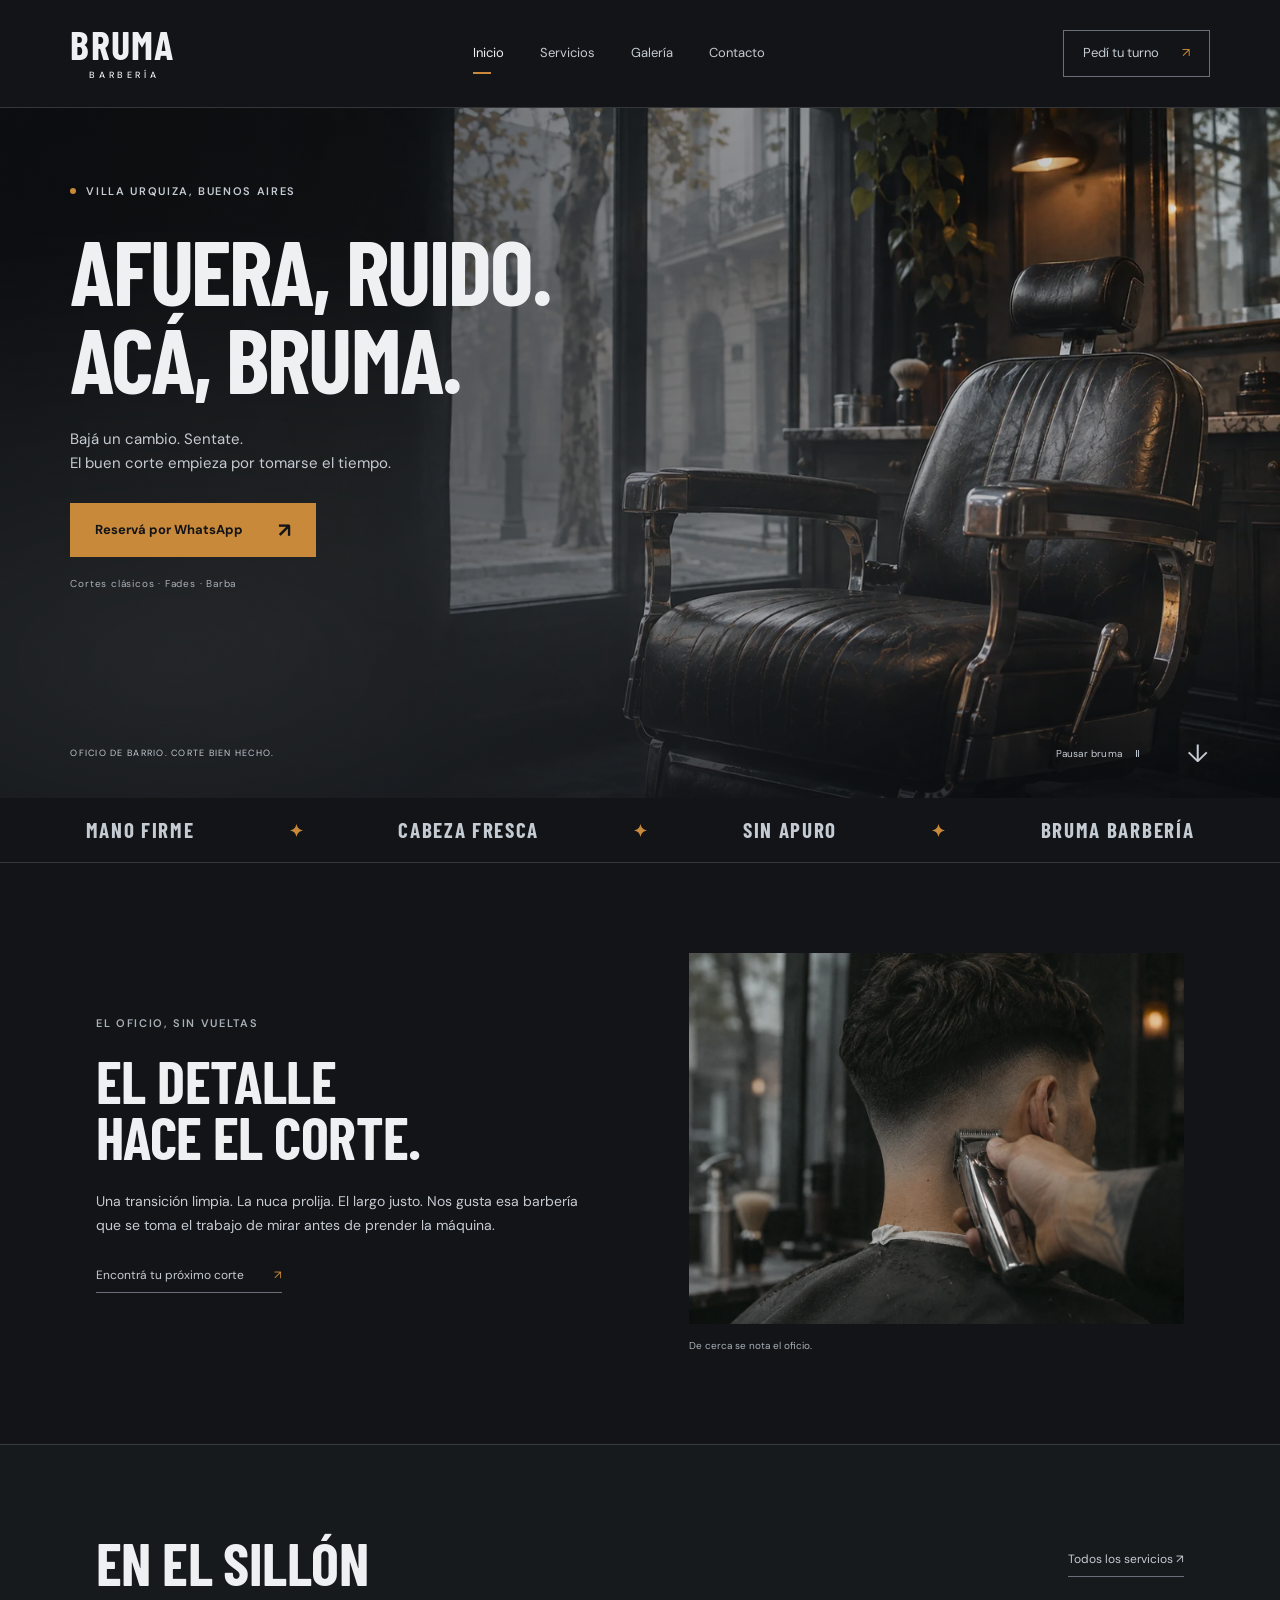
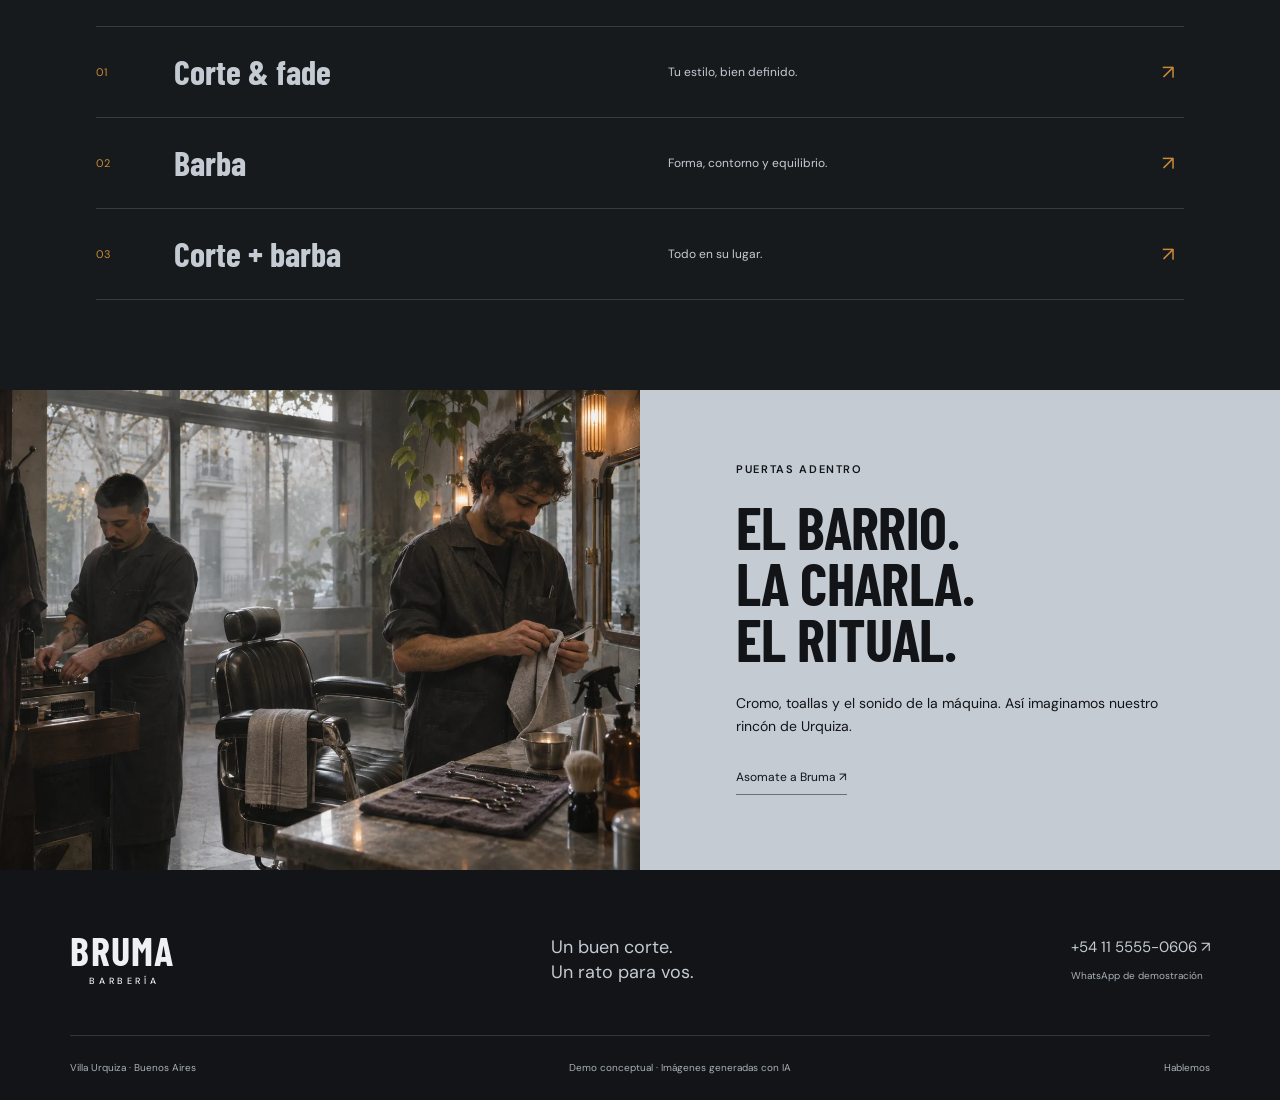
<file: index.html>
<!doctype html><html lang="es-AR"><head><meta charset="utf-8"><meta name="viewport" content="width=device-width, initial-scale=1"><meta name="robots" content="noindex, nofollow"><title>Oficio de barrio — Barbería Bruma</title><meta name="description" content="Barbería Bruma. Cortes clásicos, fades y barba en Villa Urquiza. Demo conceptual."><meta property="og:title" content="Oficio de barrio — Barbería Bruma"><meta property="og:description" content="Oficio de barrio. Corte bien hecho. Demo conceptual en Villa Urquiza."><meta property="og:type" content="website"><link rel="icon" href="assets/favicon.svg" type="image/svg+xml"><link rel="stylesheet" href="fonts.css"><link rel="stylesheet" href="styles.css"><script src="main.js" defer></script></head><body><a class="skip" href="#contenido">Saltar al contenido</a><header class="header"><a class="brand" href="index.html" aria-label="Bruma, inicio">BRUMA<span>BARBERÍA</span></a><button class="menu-toggle" aria-expanded="false" aria-controls="navigation">Menú <span aria-hidden="true">☰</span></button><nav id="navigation" aria-label="Principal"><a href="index.html" aria-current=page>Inicio</a><a href="servicios.html" >Servicios</a><a href="galeria.html" >Galería</a><a href="contacto.html" >Contacto</a></nav><a class="header-book" href="https://wa.me/541155550606?text=Hola%20Bruma%2C%20quiero%20consultar%20por%20un%20turno%20demo." target="_blank" rel="noopener">Pedí tu turno <span aria-hidden="true">↗</span></a></header><main id="contenido"><section class="hero"><picture><source srcset="assets/images/hero-sillon.webp" type="image/webp"><img class="hero-photo" src="assets/images/hero-sillon.png" alt="Sillón negro de barbería con detalles de cromo, iluminado por la mañana" width="1600" height="900" fetchpriority=high></picture><div class="hero-shade"></div><div class="fog" aria-hidden="true"></div><div class="hero-content"><p class="location"><span></span> VILLA URQUIZA, BUENOS AIRES</p><h1>AFUERA, RUIDO.<br>ACÁ, BRUMA.</h1><p class="hero-copy">Bajá un cambio. Sentate.<br>El buen corte empieza por tomarse el tiempo.</p><a class="button" href="https://wa.me/541155550606?text=Hola%20Bruma%2C%20quiero%20consultar%20por%20un%20turno%20demo." target="_blank" rel="noopener">Reservá por WhatsApp <span aria-hidden="true">↗</span></a><p class="micro">Cortes clásicos · Fades · Barba</p></div><div class="hero-bottom"><span>OFICIO DE BARRIO. CORTE BIEN HECHO.</span><button class="motion-toggle" aria-pressed="false">Pausar bruma <span aria-hidden="true">Ⅱ</span></button><a href="#oficio" aria-label="Conocé el oficio de Bruma">↓</a></div></section><div class="ticker" aria-hidden="true"><span>MANO FIRME</span><i>✦</i><span>CABEZA FRESCA</span><i>✦</i><span>SIN APURO</span><i>✦</i><span>BRUMA BARBERÍA</span></div><section class="intro section" id="oficio"><div><p class="eyebrow">El oficio, sin vueltas</p><h2>EL DETALLE<br>HACE EL CORTE.</h2><p>Una transición limpia. La nuca prolija. El largo justo. Nos gusta esa barbería que se toma el trabajo de mirar antes de prender la máquina.</p><a class="text-link" href="servicios.html">Encontrá tu próximo corte <span>↗</span></a></div><figure><picture><source srcset="assets/images/fade-detalle.webp" type="image/webp"><img class="" src="assets/images/fade-detalle.png" alt="Detalle de un fade y una máquina de cromo" width="1200" height="900" loading=lazy></picture><figcaption>De cerca se nota el oficio.</figcaption></figure></section><section class="services-preview section"><div class="section-heading"><h2>EN EL SILLÓN</h2><a class="text-link" href="servicios.html">Todos los servicios ↗</a></div><a class="service-line" href="servicios.html#corte"><span>01</span><h3>Corte & fade</h3><p>Tu estilo, bien definido.</p><b aria-hidden="true">↗</b></a><a class="service-line" href="servicios.html#barba"><span>02</span><h3>Barba</h3><p>Forma, contorno y equilibrio.</p><b aria-hidden="true">↗</b></a><a class="service-line" href="servicios.html#completo"><span>03</span><h3>Corte + barba</h3><p>Todo en su lugar.</p><b aria-hidden="true">↗</b></a></section><section class="split-banner"><picture><source srcset="assets/images/equipo.webp" type="image/webp"><img class="" src="assets/images/equipo.png" alt="Dos barberos preparando sus herramientas en el local" width="1200" height="900" loading=lazy></picture><div><p class="eyebrow">Puertas adentro</p><h2>EL BARRIO.<br>LA CHARLA.<br>EL RITUAL.</h2><p>Cromo, toallas y el sonido de la máquina. Así imaginamos nuestro rincón de Urquiza.</p><a class="text-link" href="galeria.html">Asomate a Bruma ↗</a></div></section></main><footer><div class="footer-top"><a class="brand" href="index.html">BRUMA<span>BARBERÍA</span></a><p>Un buen corte.<br>Un rato para vos.</p><a href="https://wa.me/541155550606?text=Hola%20Bruma%2C%20quiero%20consultar%20por%20un%20turno%20demo." target="_blank" rel="noopener">+54 11 5555-0606 ↗<small>WhatsApp de demostración</small></a></div><div class="footer-bottom"><span>Villa Urquiza · Buenos Aires</span><span>Demo conceptual · Imágenes generadas con IA</span><a href="contacto.html">Hablemos</a></div></footer></body></html>
</file>
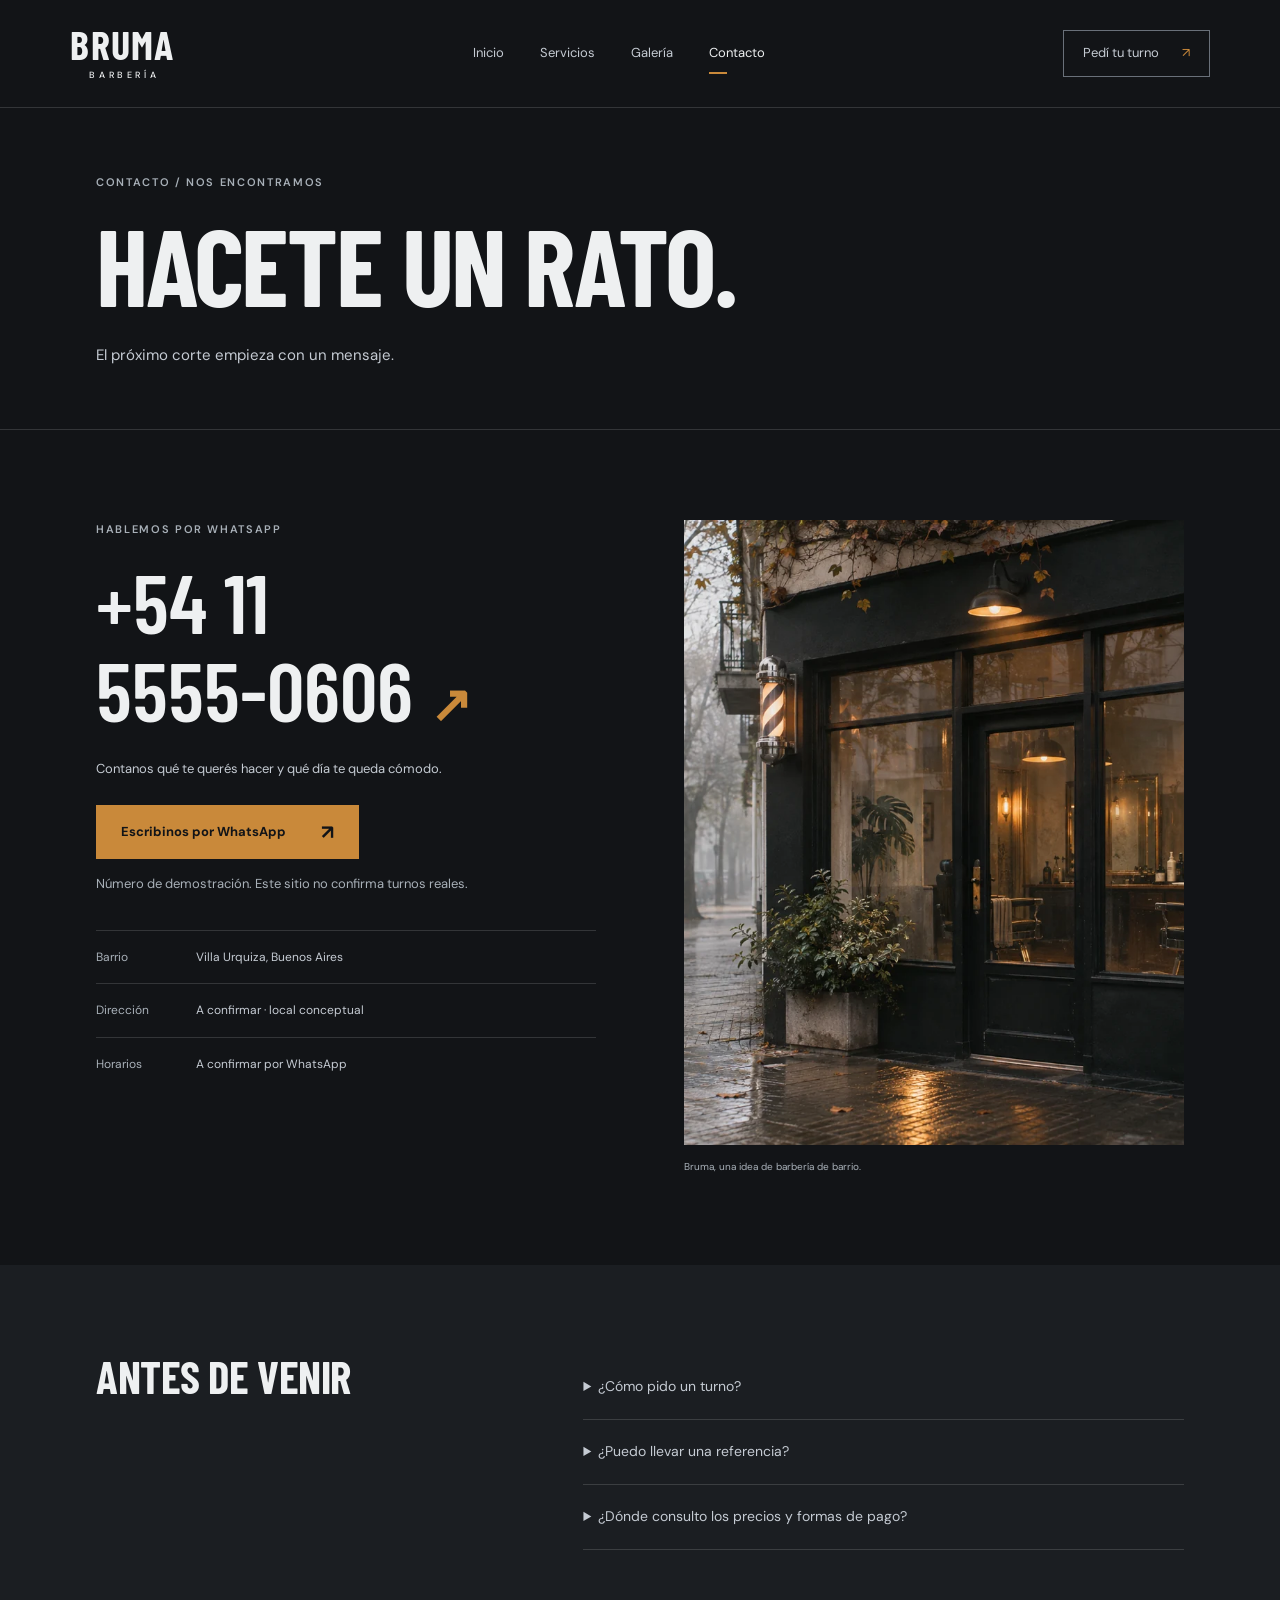
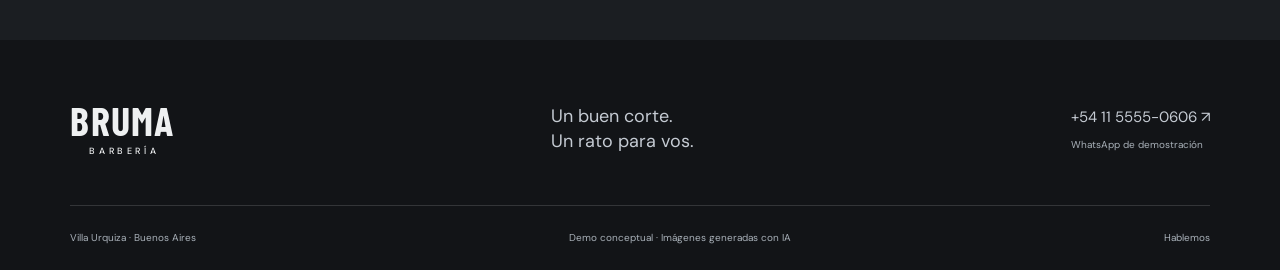
<file: contacto.html>
<!doctype html><html lang="es-AR"><head><meta charset="utf-8"><meta name="viewport" content="width=device-width, initial-scale=1"><meta name="robots" content="noindex, nofollow"><title>Contacto — Barbería Bruma</title><meta name="description" content="Barbería Bruma. Cortes clásicos, fades y barba en Villa Urquiza. Demo conceptual."><meta property="og:title" content="Contacto — Barbería Bruma"><meta property="og:description" content="Oficio de barrio. Corte bien hecho. Demo conceptual en Villa Urquiza."><meta property="og:type" content="website"><link rel="icon" href="assets/favicon.svg" type="image/svg+xml"><link rel="stylesheet" href="fonts.css"><link rel="stylesheet" href="styles.css"><script src="main.js" defer></script></head><body><a class="skip" href="#contenido">Saltar al contenido</a><header class="header"><a class="brand" href="index.html" aria-label="Bruma, inicio">BRUMA<span>BARBERÍA</span></a><button class="menu-toggle" aria-expanded="false" aria-controls="navigation">Menú <span aria-hidden="true">☰</span></button><nav id="navigation" aria-label="Principal"><a href="index.html" >Inicio</a><a href="servicios.html" >Servicios</a><a href="galeria.html" >Galería</a><a href="contacto.html" aria-current=page>Contacto</a></nav><a class="header-book" href="https://wa.me/541155550606?text=Hola%20Bruma%2C%20quiero%20consultar%20por%20un%20turno%20demo." target="_blank" rel="noopener">Pedí tu turno <span aria-hidden="true">↗</span></a></header><main id="contenido"><section class="page-head section"><p class="eyebrow">Contacto / Nos encontramos</p><h1>HACETE UN RATO.</h1><p>El próximo corte empieza con un mensaje.</p></section><section class="contact section"><div class="contact-info"><p class="eyebrow">Hablemos por WhatsApp</p><a class="phone" href="https://wa.me/541155550606?text=Hola%20Bruma%2C%20quiero%20consultar%20por%20un%20turno%20demo." target="_blank" rel="noopener">+54 11<br>5555-0606 <span>↗</span></a><p>Contanos qué te querés hacer y qué día te queda cómodo.</p><a class="button" href="https://wa.me/541155550606?text=Hola%20Bruma%2C%20quiero%20consultar%20por%20un%20turno%20demo." target="_blank" rel="noopener">Escribinos por WhatsApp <span aria-hidden="true">↗</span></a><p class="note">Número de demostración. Este sitio no confirma turnos reales.</p><dl><div><dt>Barrio</dt><dd>Villa Urquiza, Buenos Aires</dd></div><div><dt>Dirección</dt><dd>A confirmar · local conceptual</dd></div><div><dt>Horarios</dt><dd>A confirmar por WhatsApp</dd></div></dl></div><figure><picture><source srcset="assets/images/vidriera.webp" type="image/webp"><img class="" src="assets/images/vidriera.png" alt="Frente conceptual de la barbería en Villa Urquiza" width="1200" height="900" loading=lazy></picture><figcaption>Bruma, una idea de barbería de barrio.</figcaption></figure></section><section class="faq section"><h2>ANTES DE VENIR</h2><div><details><summary>¿Cómo pido un turno?</summary><p>Usá el enlace de WhatsApp para consultar por un servicio y un día. En este demo el número es ilustrativo y no se confirma una reserva.</p></details><details><summary>¿Puedo llevar una referencia?</summary><p>Sí, traé una foto de lo que tenés en mente. Sirve para conversar sobre largos, textura y el tipo de degradado que buscás.</p></details><details><summary>¿Dónde consulto los precios y formas de pago?</summary><p>Pedí esos datos por WhatsApp antes de coordinar. Los valores, medios de pago y horarios están pendientes de definir en este demo.</p></details></div></section></main><footer><div class="footer-top"><a class="brand" href="index.html">BRUMA<span>BARBERÍA</span></a><p>Un buen corte.<br>Un rato para vos.</p><a href="https://wa.me/541155550606?text=Hola%20Bruma%2C%20quiero%20consultar%20por%20un%20turno%20demo." target="_blank" rel="noopener">+54 11 5555-0606 ↗<small>WhatsApp de demostración</small></a></div><div class="footer-bottom"><span>Villa Urquiza · Buenos Aires</span><span>Demo conceptual · Imágenes generadas con IA</span><a href="contacto.html">Hablemos</a></div></footer></body></html>
</file>
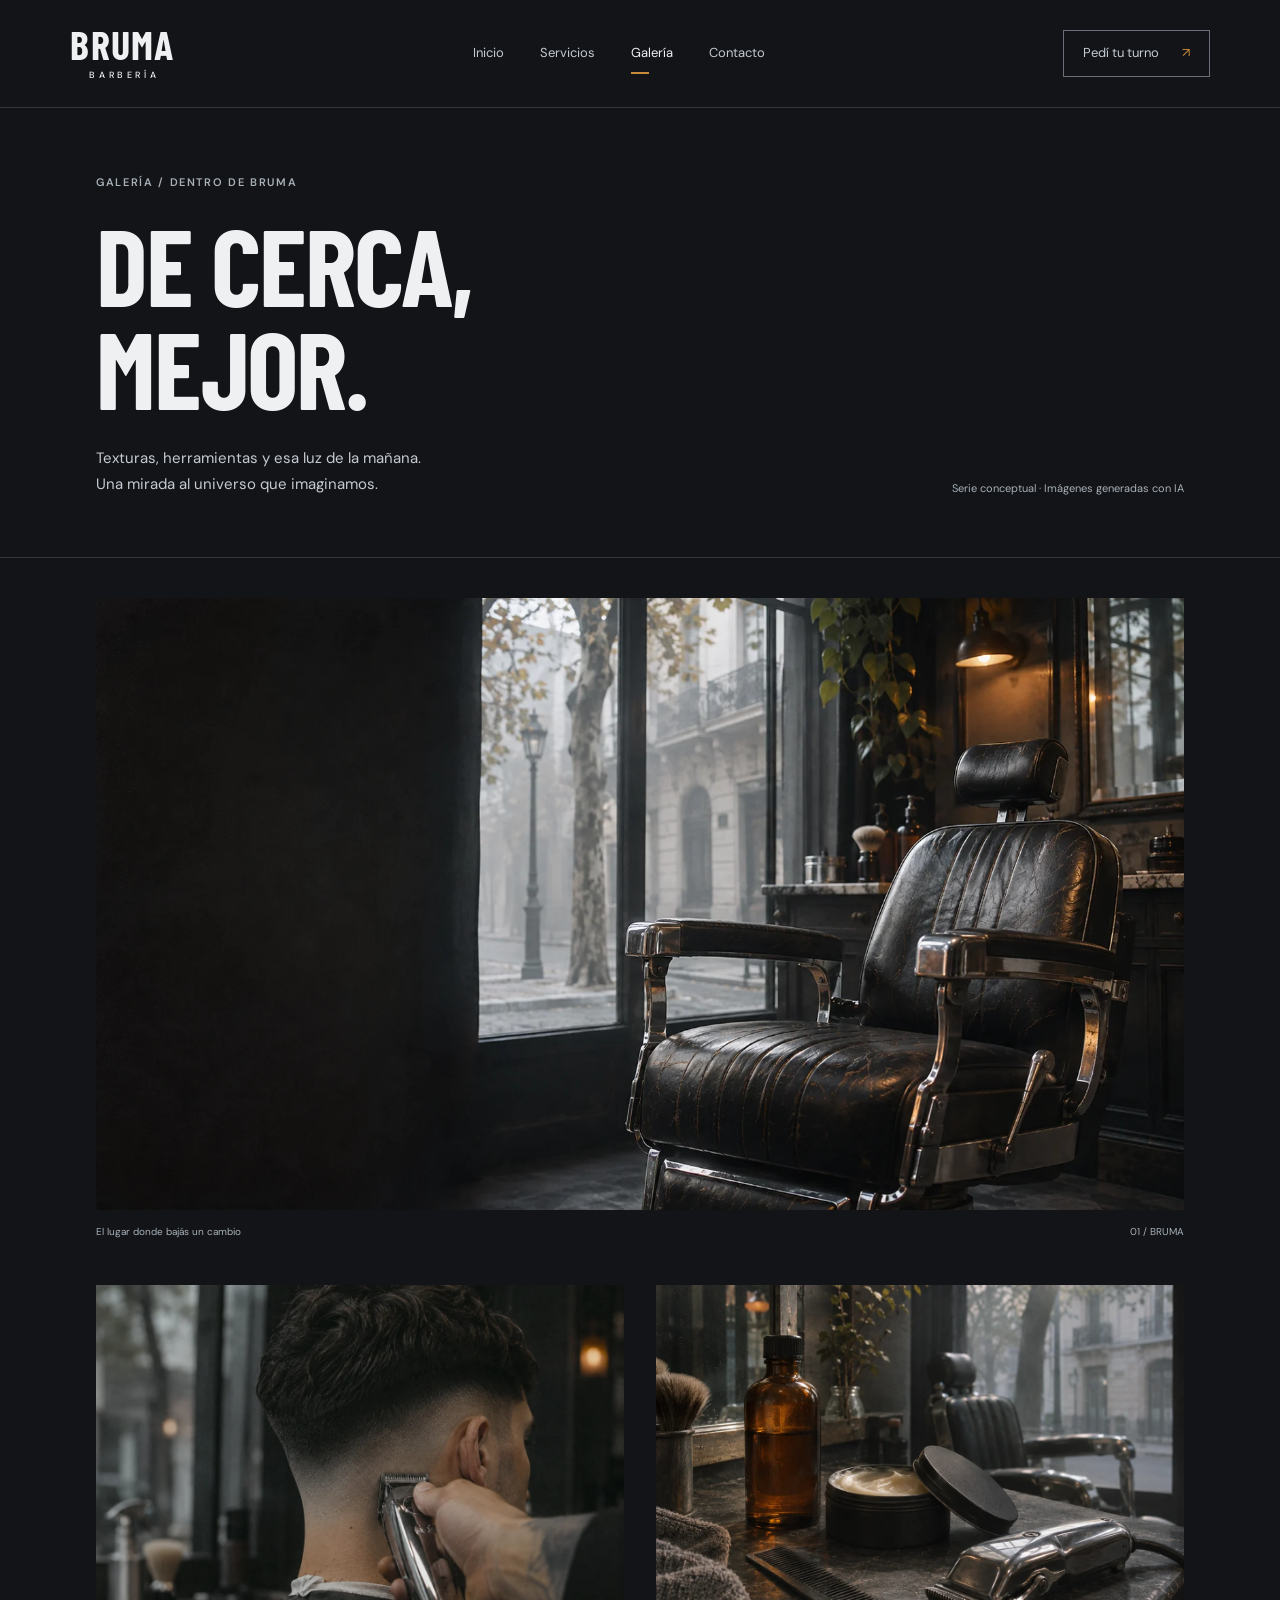
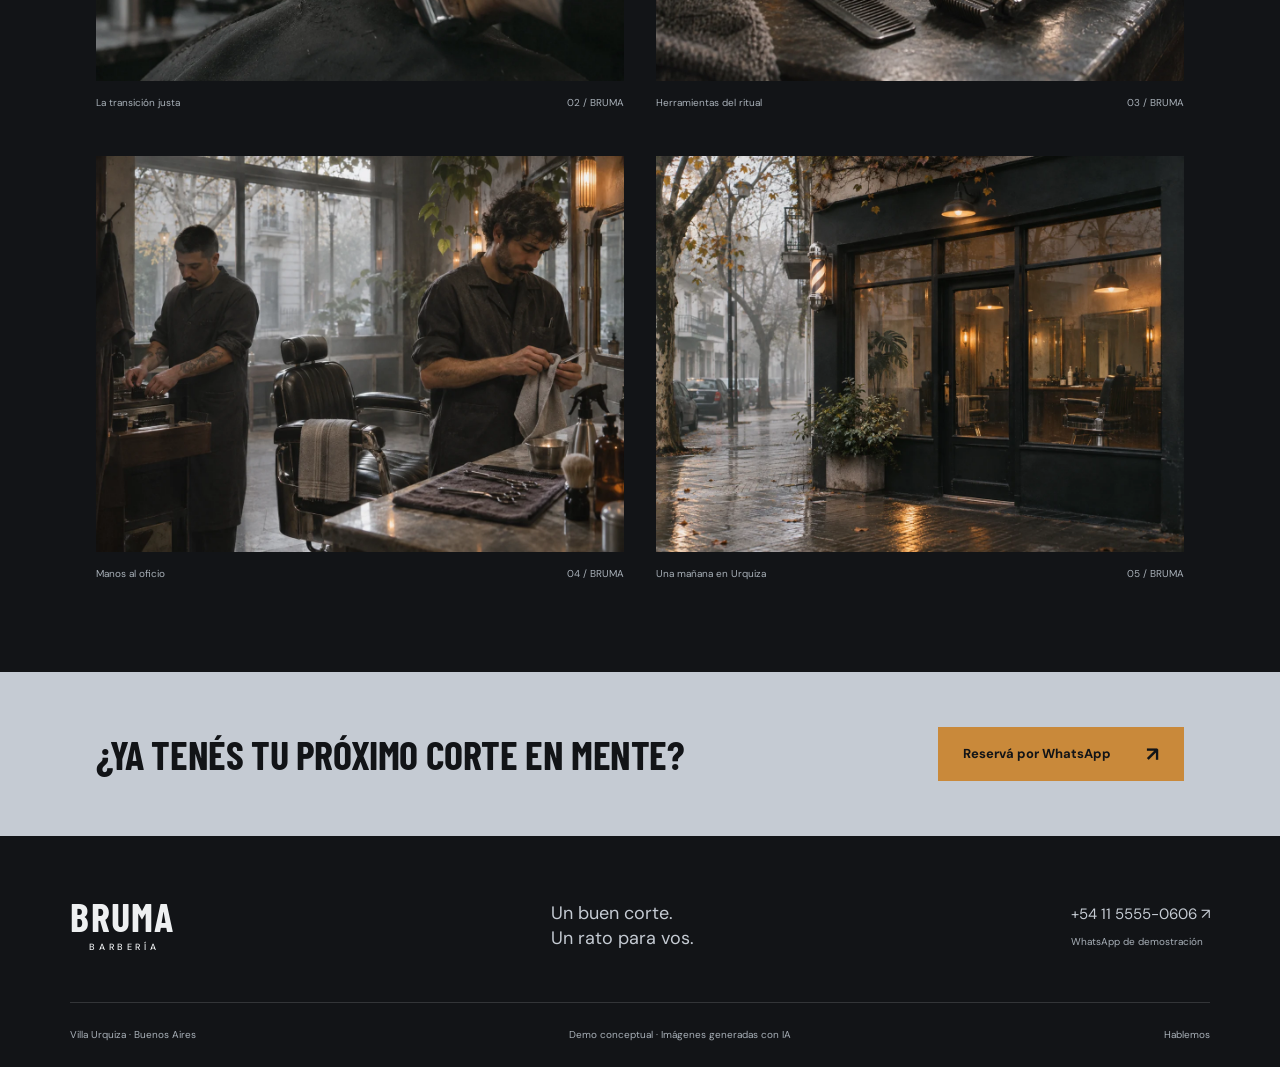
<file: galeria.html>
<!doctype html><html lang="es-AR"><head><meta charset="utf-8"><meta name="viewport" content="width=device-width, initial-scale=1"><meta name="robots" content="noindex, nofollow"><title>Galería — Barbería Bruma</title><meta name="description" content="Barbería Bruma. Cortes clásicos, fades y barba en Villa Urquiza. Demo conceptual."><meta property="og:title" content="Galería — Barbería Bruma"><meta property="og:description" content="Oficio de barrio. Corte bien hecho. Demo conceptual en Villa Urquiza."><meta property="og:type" content="website"><link rel="icon" href="assets/favicon.svg" type="image/svg+xml"><link rel="stylesheet" href="fonts.css"><link rel="stylesheet" href="styles.css"><script src="main.js" defer></script></head><body><a class="skip" href="#contenido">Saltar al contenido</a><header class="header"><a class="brand" href="index.html" aria-label="Bruma, inicio">BRUMA<span>BARBERÍA</span></a><button class="menu-toggle" aria-expanded="false" aria-controls="navigation">Menú <span aria-hidden="true">☰</span></button><nav id="navigation" aria-label="Principal"><a href="index.html" >Inicio</a><a href="servicios.html" >Servicios</a><a href="galeria.html" aria-current=page>Galería</a><a href="contacto.html" >Contacto</a></nav><a class="header-book" href="https://wa.me/541155550606?text=Hola%20Bruma%2C%20quiero%20consultar%20por%20un%20turno%20demo." target="_blank" rel="noopener">Pedí tu turno <span aria-hidden="true">↗</span></a></header><main id="contenido"><section class="page-head section"><p class="eyebrow">Galería / Dentro de Bruma</p><h1>DE CERCA,<br>MEJOR.</h1><div class="head-row"><p>Texturas, herramientas y esa luz de la mañana.<br>Una mirada al universo que imaginamos.</p><span class="note">Serie conceptual · Imágenes generadas con IA</span></div></section><section class="gallery section" aria-label="Galería conceptual de Bruma"><figure class="gallery-item wide"><button class="image-open" data-image="assets/images/hero-sillon.png" data-caption="El lugar donde bajás un cambio" aria-label="Ampliar: El lugar donde bajás un cambio"><picture><source srcset="assets/images/hero-sillon.webp" type="image/webp"><img class="" src="assets/images/hero-sillon.png" alt="Sillón negro y cromo bajo la luz de la mañana" width="1600" height="900" loading=lazy></picture></button><figcaption><span>El lugar donde bajás un cambio</span><span>01 / BRUMA</span></figcaption></figure><figure class="gallery-item "><button class="image-open" data-image="assets/images/fade-detalle.png" data-caption="La transición justa" aria-label="Ampliar: La transición justa"><picture><source srcset="assets/images/fade-detalle.webp" type="image/webp"><img class="" src="assets/images/fade-detalle.png" alt="Detalle de un corte fade" width="1200" height="900" loading=lazy></picture></button><figcaption><span>La transición justa</span><span>02 / BRUMA</span></figcaption></figure><figure class="gallery-item "><button class="image-open" data-image="assets/images/productos.png" data-caption="Herramientas del ritual" aria-label="Ampliar: Herramientas del ritual"><picture><source srcset="assets/images/productos.webp" type="image/webp"><img class="" src="assets/images/productos.png" alt="Productos ámbar y herramientas de barbería" width="1200" height="900" loading=lazy></picture></button><figcaption><span>Herramientas del ritual</span><span>03 / BRUMA</span></figcaption></figure><figure class="gallery-item "><button class="image-open" data-image="assets/images/equipo.png" data-caption="Manos al oficio" aria-label="Ampliar: Manos al oficio"><picture><source srcset="assets/images/equipo.webp" type="image/webp"><img class="" src="assets/images/equipo.png" alt="Dos barberos preparando herramientas" width="1200" height="900" loading=lazy></picture></button><figcaption><span>Manos al oficio</span><span>04 / BRUMA</span></figcaption></figure><figure class="gallery-item "><button class="image-open" data-image="assets/images/vidriera.png" data-caption="Una mañana en Urquiza" aria-label="Ampliar: Una mañana en Urquiza"><picture><source srcset="assets/images/vidriera.webp" type="image/webp"><img class="" src="assets/images/vidriera.png" alt="Vidriera conceptual en una mañana de niebla" width="1200" height="900" loading=lazy></picture></button><figcaption><span>Una mañana en Urquiza</span><span>05 / BRUMA</span></figcaption></figure></section><section class="cta-strip"><h2>¿YA TENÉS TU PRÓXIMO CORTE EN MENTE?</h2><a class="button" href="https://wa.me/541155550606?text=Hola%20Bruma%2C%20quiero%20consultar%20por%20un%20turno%20demo." target="_blank" rel="noopener">Reservá por WhatsApp <span aria-hidden="true">↗</span></a></section><dialog class="lightbox"><button class="close-dialog" aria-label="Cerrar imagen">Cerrar ×</button><img src="assets/images/hero-sillon.png" alt=""><p></p></dialog></main><footer><div class="footer-top"><a class="brand" href="index.html">BRUMA<span>BARBERÍA</span></a><p>Un buen corte.<br>Un rato para vos.</p><a href="https://wa.me/541155550606?text=Hola%20Bruma%2C%20quiero%20consultar%20por%20un%20turno%20demo." target="_blank" rel="noopener">+54 11 5555-0606 ↗<small>WhatsApp de demostración</small></a></div><div class="footer-bottom"><span>Villa Urquiza · Buenos Aires</span><span>Demo conceptual · Imágenes generadas con IA</span><a href="contacto.html">Hablemos</a></div></footer></body></html>
</file>
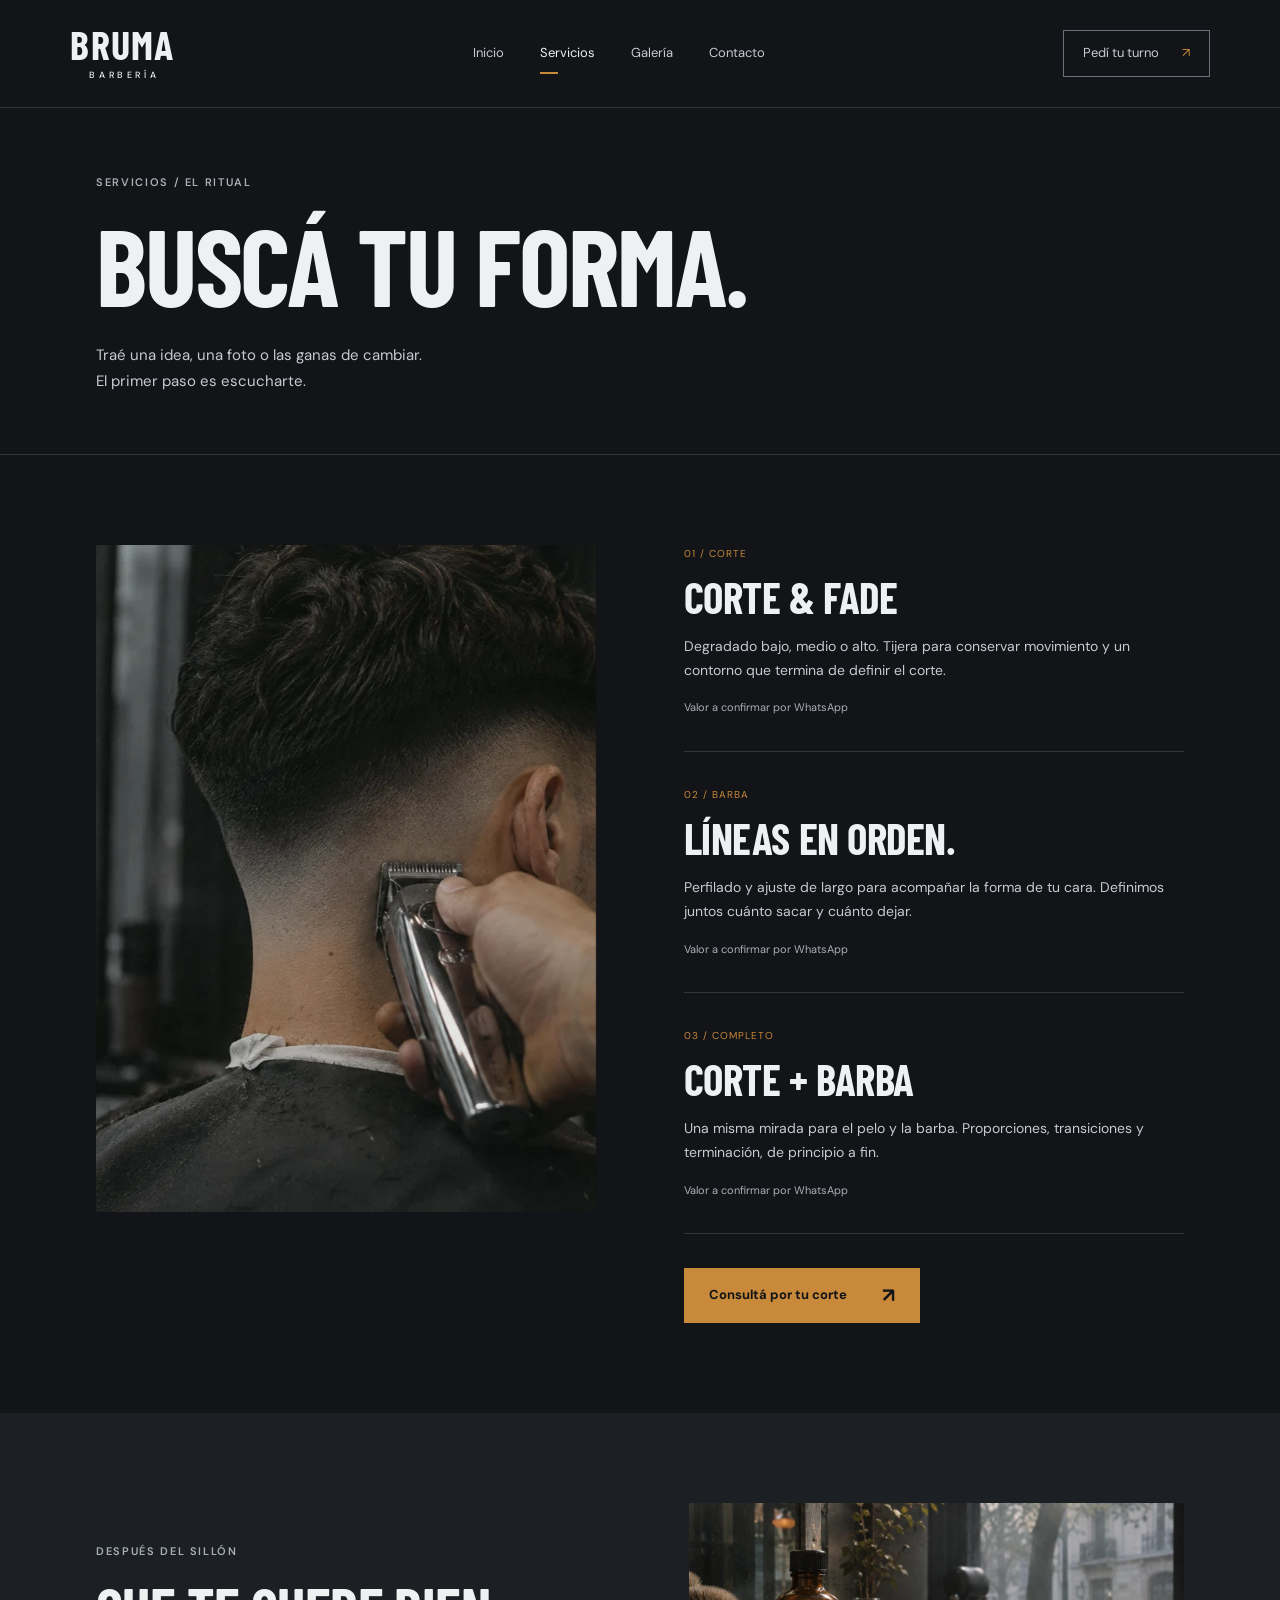
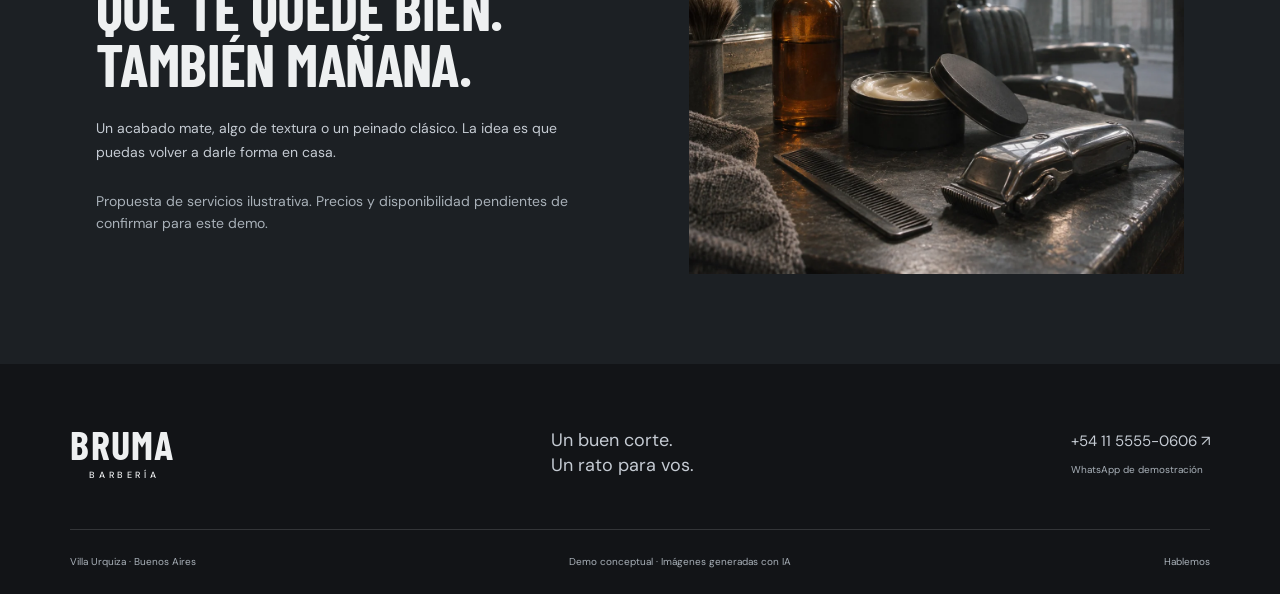
<file: servicios.html>
<!doctype html><html lang="es-AR"><head><meta charset="utf-8"><meta name="viewport" content="width=device-width, initial-scale=1"><meta name="robots" content="noindex, nofollow"><title>Servicios — Barbería Bruma</title><meta name="description" content="Barbería Bruma. Cortes clásicos, fades y barba en Villa Urquiza. Demo conceptual."><meta property="og:title" content="Servicios — Barbería Bruma"><meta property="og:description" content="Oficio de barrio. Corte bien hecho. Demo conceptual en Villa Urquiza."><meta property="og:type" content="website"><link rel="icon" href="assets/favicon.svg" type="image/svg+xml"><link rel="stylesheet" href="fonts.css"><link rel="stylesheet" href="styles.css"><script src="main.js" defer></script></head><body><a class="skip" href="#contenido">Saltar al contenido</a><header class="header"><a class="brand" href="index.html" aria-label="Bruma, inicio">BRUMA<span>BARBERÍA</span></a><button class="menu-toggle" aria-expanded="false" aria-controls="navigation">Menú <span aria-hidden="true">☰</span></button><nav id="navigation" aria-label="Principal"><a href="index.html" >Inicio</a><a href="servicios.html" aria-current=page>Servicios</a><a href="galeria.html" >Galería</a><a href="contacto.html" >Contacto</a></nav><a class="header-book" href="https://wa.me/541155550606?text=Hola%20Bruma%2C%20quiero%20consultar%20por%20un%20turno%20demo." target="_blank" rel="noopener">Pedí tu turno <span aria-hidden="true">↗</span></a></header><main id="contenido"><section class="page-head section"><p class="eyebrow">Servicios / El ritual</p><h1>BUSCÁ TU FORMA.</h1><p>Traé una idea, una foto o las ganas de cambiar.<br>El primer paso es escucharte.</p></section><section class="service-detail section"><div class="service-image"><picture><source srcset="assets/images/fade-detalle.webp" type="image/webp"><img class="" src="assets/images/fade-detalle.png" alt="Trabajo de precisión en un fade" width="1200" height="900" loading=lazy></picture></div><div><article id="corte"><span class="number">01 / CORTE</span><h2>CORTE & FADE</h2><p>Degradado bajo, medio o alto. Tijera para conservar movimiento y un contorno que termina de definir el corte.</p><span class="price">Valor a confirmar por WhatsApp</span></article><article id="barba"><span class="number">02 / BARBA</span><h2>LÍNEAS EN ORDEN.</h2><p>Perfilado y ajuste de largo para acompañar la forma de tu cara. Definimos juntos cuánto sacar y cuánto dejar.</p><span class="price">Valor a confirmar por WhatsApp</span></article><article id="completo"><span class="number">03 / COMPLETO</span><h2>CORTE + BARBA</h2><p>Una misma mirada para el pelo y la barba. Proporciones, transiciones y terminación, de principio a fin.</p><span class="price">Valor a confirmar por WhatsApp</span></article><a class="button" href="https://wa.me/541155550606?text=Hola%20Bruma%2C%20quiero%20consultar%20por%20un%20turno%20demo." target="_blank" rel="noopener">Consultá por tu corte <span aria-hidden="true">↗</span></a></div></section><section class="care section"><div><p class="eyebrow">Después del sillón</p><h2>QUE TE QUEDE BIEN.<br>TAMBIÉN MAÑANA.</h2><p>Un acabado mate, algo de textura o un peinado clásico. La idea es que puedas volver a darle forma en casa.</p><p class="note">Propuesta de servicios ilustrativa. Precios y disponibilidad pendientes de confirmar para este demo.</p></div><picture><source srcset="assets/images/productos.webp" type="image/webp"><img class="" src="assets/images/productos.png" alt="Tónico ámbar, pomada y herramientas sobre una mesada oscura" width="1200" height="900" loading=lazy></picture></section></main><footer><div class="footer-top"><a class="brand" href="index.html">BRUMA<span>BARBERÍA</span></a><p>Un buen corte.<br>Un rato para vos.</p><a href="https://wa.me/541155550606?text=Hola%20Bruma%2C%20quiero%20consultar%20por%20un%20turno%20demo." target="_blank" rel="noopener">+54 11 5555-0606 ↗<small>WhatsApp de demostración</small></a></div><div class="footer-bottom"><span>Villa Urquiza · Buenos Aires</span><span>Demo conceptual · Imágenes generadas con IA</span><a href="contacto.html">Hablemos</a></div></footer></body></html>
</file>
<file: fonts.css>
@font-face {
  font-family: 'Barlow Condensed';
  font-style: normal;
  font-weight: 600;
  font-display: swap;
  src: url(assets/fonts/font-0.ttf) format('truetype');
}
@font-face {
  font-family: 'Barlow Condensed';
  font-style: normal;
  font-weight: 700;
  font-display: swap;
  src: url(assets/fonts/font-1.ttf) format('truetype');
}
@font-face {
  font-family: 'Barlow Condensed';
  font-style: normal;
  font-weight: 800;
  font-display: swap;
  src: url(assets/fonts/font-2.ttf) format('truetype');
}
@font-face {
  font-family: 'DM Sans';
  font-style: normal;
  font-weight: 400;
  font-display: swap;
  src: url(assets/fonts/font-3.ttf) format('truetype');
}
@font-face {
  font-family: 'DM Sans';
  font-style: normal;
  font-weight: 500;
  font-display: swap;
  src: url(assets/fonts/font-4.ttf) format('truetype');
}
@font-face {
  font-family: 'DM Sans';
  font-style: normal;
  font-weight: 600;
  font-display: swap;
  src: url(assets/fonts/font-5.ttf) format('truetype');
}
@font-face {
  font-family: 'DM Sans';
  font-style: normal;
  font-weight: 700;
  font-display: swap;
  src: url(assets/fonts/font-6.ttf) format('truetype');
}
</file>
<file: styles.css>
:root{--ink:#121417;--fog:#c5cbd3;--chrome:#a8b0b8;--amber:#c9893a;--white:#eef0f1;--line:#ffffff24}*{box-sizing:border-box}html{scroll-behavior:smooth;scroll-padding-top:30px}body{margin:0;background:var(--ink);color:var(--fog);font-family:'DM Sans',sans-serif;font-size:15px;line-height:1.7}a{color:inherit;text-decoration:none}button{font:inherit;color:inherit;cursor:pointer}button,a{-webkit-tap-highlight-color:transparent}a:focus-visible,button:focus-visible,summary:focus-visible{outline:2px solid var(--amber);outline-offset:6px}::selection{background:var(--amber);color:var(--ink)}img{display:block;width:100%;height:auto;object-fit:cover}figure{margin:0}h1,h2,h3,p{margin:0}h1,h2,h3,.brand,.ticker{font-family:'Barlow Condensed',Impact,sans-serif;font-weight:700;line-height:.95}h1{font-size:clamp(64px,8.5vw,128px);letter-spacing:-.02em;color:var(--white)}h2{font-size:clamp(42px,4.6vw,66px);letter-spacing:-.01em;color:var(--white)}h3{font-size:34px}p{max-width:54ch}p+p{margin-top:18px}.header{height:108px;padding:0 5.5%;display:flex;align-items:center;justify-content:space-between;border-bottom:1px solid var(--line);background:var(--ink);position:relative;z-index:5}.brand{font-size:40px;letter-spacing:.03em;color:var(--white);display:inline-flex;flex-direction:column;text-align:center;line-height:.8}.brand span{font-family:'DM Sans',sans-serif;letter-spacing:.4em;font-size:9px;font-weight:500;margin-top:12px;padding-left:4px}.header nav{display:flex;gap:36px;font-size:13px}.header nav a{padding:12px 0;position:relative}.header nav a[aria-current]{color:var(--white)}.header nav a[aria-current]:after{content:'';position:absolute;bottom:3px;left:0;width:18px;height:2px;background:var(--amber)}.header nav a:hover,.text-link:hover{color:var(--white)}.header-book{font-size:13px;border:1px solid #697079;padding:11px 19px}.header-book span{margin-left:20px;color:var(--amber)}.menu-toggle{display:none}.hero{height:690px;min-height:630px;position:relative;isolation:isolate;overflow:hidden}.hero-photo{position:absolute;inset:0;height:100%;z-index:-3;object-position:center 58%}.hero-shade{position:absolute;inset:0;background:linear-gradient(90deg,rgba(10,13,16,.88),rgba(10,13,16,.45) 50%,rgba(10,13,16,.08)),linear-gradient(0deg,rgba(10,13,16,.8),transparent 25%);z-index:-2}.hero-content{padding:74px 5.5% 95px}.location,.eyebrow{font-size:11px;font-weight:600;letter-spacing:.15em;text-transform:uppercase;margin-bottom:24px}.location{display:flex;gap:10px;align-items:center}.location>span{width:6px;height:6px;background:var(--amber);border-radius:50%}.hero h1{font-size:clamp(70px,7.2vw,108px);line-height:.96;max-width:900px}.hero-copy{margin:25px 0 27px;font-size:15px;line-height:1.65}.button{display:inline-flex;align-items:center;justify-content:space-between;gap:35px;padding:15px 24px;background:var(--amber);color:var(--ink);font-size:13px;font-weight:700;border:1px solid var(--amber);transition:background .2s,transform .2s;min-height:52px}.button:hover{background:#e0a55e;transform:translateY(-2px)}.button span{font-size:20px;line-height:1}.micro{font-size:10px;letter-spacing:.08em;margin-top:18px;color:var(--chrome)}.hero-bottom{position:absolute;bottom:26px;left:5.5%;right:5.5%;display:flex;align-items:center;gap:25px;font-size:9px;letter-spacing:.14em}.hero-bottom>a{font-size:25px;line-height:1;margin-left:12px}.motion-toggle{margin-left:auto;background:none;border:0;font-size:10px;padding:10px;letter-spacing:.02em}.motion-toggle span{margin-left:10px}.fog{position:absolute;inset:0;z-index:-1;pointer-events:none;opacity:.3;background:radial-gradient(ellipse at 20% 75%,#c5cbd370,transparent 50%),radial-gradient(ellipse at 75% 55%,#c5cbd345,transparent 45%);filter:blur(25px);animation:drift 15s ease-in-out infinite alternate;transform:scale(1.2)}@keyframes drift{from{transform:translateX(-8%) scale(1.2)}to{transform:translateX(8%) scale(1.35)}}.fog.paused{animation-play-state:paused}.ticker{display:flex;align-items:center;justify-content:space-around;gap:25px;padding:22px 4%;border-bottom:1px solid var(--line);font-size:21px;letter-spacing:.08em;white-space:nowrap}.ticker i{color:var(--amber);font-size:17px;font-style:normal}.section{padding:90px 7.5%}.intro,.care{display:grid;grid-template-columns:1fr 1fr;gap:9%;align-items:center}.eyebrow{color:var(--chrome);margin-bottom:20px}.intro p:not(.eyebrow),.care p:not(.eyebrow){margin-top:25px;font-size:14px}.intro img{aspect-ratio:4/3}.text-link{display:inline-flex;gap:30px;align-items:center;border-bottom:1px solid #697079;padding-bottom:6px;font-size:12px;margin-top:28px}.text-link span{color:var(--amber)}figcaption{display:flex;justify-content:space-between;font-size:10px;margin-top:13px;color:var(--chrome)}.services-preview{border-top:1px solid var(--line);background:#171a1d}.section-heading{display:flex;align-items:center;justify-content:space-between;margin-bottom:35px}.section-heading .text-link{margin:0}.service-line{display:grid;grid-template-columns:60px 1fr 1fr 22px;align-items:center;gap:18px;padding:28px 0;border-top:1px solid var(--line);transition:color .2s}.service-line:last-child{border-bottom:1px solid var(--line)}.service-line>span{font-size:11px;color:var(--amber)}.service-line p{font-size:12px}.service-line b{font-size:20px;font-weight:400;color:var(--amber)}.service-line:hover{color:white}.split-banner{display:grid;grid-template-columns:1fr 1fr}.split-banner img{height:100%;min-height:450px}.split-banner>div{padding:70px 15%;background:var(--fog);color:var(--ink)}.split-banner h2,.split-banner .eyebrow{color:var(--ink)}.split-banner p:not(.eyebrow){font-size:14px;margin-top:25px}.split-banner .text-link:hover{color:#4d3a20}footer{padding:64px 5.5% 24px}.footer-top{display:flex;justify-content:space-between;align-items:center;padding-bottom:50px}.footer-top p{font-size:18px;line-height:1.4}.footer-top>a:last-child{font-size:15px}.footer-top small{display:block;font-size:10px;color:var(--chrome);margin-top:6px}.footer-bottom{border-top:1px solid var(--line);padding-top:23px;display:flex;justify-content:space-between;font-size:10px;color:var(--chrome)}.page-head{padding-top:65px;padding-bottom:60px;border-bottom:1px solid var(--line)}.page-head>p:last-child,.head-row{margin-top:28px}.head-row{display:flex;justify-content:space-between;align-items:end;gap:20px}.note{font-size:11px;color:var(--chrome);line-height:1.6}.service-detail{display:grid;grid-template-columns:1fr 1fr;gap:8%;align-items:start}.service-image{position:sticky;top:35px}.service-image img{aspect-ratio:3/4}.service-detail article{padding:0 0 34px;margin-bottom:34px;border-bottom:1px solid var(--line);scroll-margin-top:35px}.number{font-size:10px;color:var(--amber);letter-spacing:.1em;display:block;margin-bottom:15px}.service-detail h2{font-size:43px}.service-detail p{font-size:14px;margin-top:17px}.price{display:block;font-size:11px;margin-top:16px;color:var(--chrome)}.care{background:#1c2024}.care img{aspect-ratio:4/3}.gallery{display:grid;grid-template-columns:1fr 1fr;gap:45px 32px;padding-top:40px}.gallery .wide{grid-column:1/-1}.image-open{border:0;padding:0;background:none;width:100%;display:block;overflow:hidden;cursor:zoom-in}.image-open img{aspect-ratio:4/3;transition:transform .5s}.wide img{aspect-ratio:16/9}.image-open:hover img{transform:scale(1.025)}.cta-strip{padding:55px 7.5%;background:var(--fog);color:var(--ink);display:flex;align-items:center;justify-content:space-between;gap:30px}.cta-strip h2{font-size:40px;color:var(--ink);max-width:650px}.lightbox{background:var(--ink);color:var(--fog);border:1px solid #697079;padding:20px;max-width:95vw;width:1000px;max-height:95vh}.lightbox::backdrop{background:#000d}.lightbox img{max-height:72vh;object-fit:contain}.close-dialog{display:block;margin:0 0 15px auto;padding:8px 20px;background:transparent;border:1px solid var(--chrome)}.lightbox p{margin-top:12px;font-size:13px}.contact{display:grid;grid-template-columns:1fr 1fr;gap:8%}.phone{font-family:'Barlow Condensed',sans-serif;font-size:clamp(50px,6.5vw,88px);font-weight:600;line-height:1.05;display:block;color:var(--white);margin-bottom:25px}.phone span{font-size:.6em;color:var(--amber)}.contact-info>p:not(.eyebrow){font-size:13px}.contact-info .button{margin:25px 0 15px}.contact figure img{aspect-ratio:4/5}.contact dl{margin:35px 0 0}.contact dl>div{border-top:1px solid var(--line);padding:16px 0;display:grid;grid-template-columns:100px 1fr;font-size:12px}.contact dt{color:var(--chrome)}.contact dd{margin:0}.faq{display:grid;grid-template-columns:1fr 1.5fr;gap:8%;background:#1b1e22}.faq h2{font-size:45px}details{border-bottom:1px solid var(--line)}summary{padding:20px 30px 20px 0;cursor:pointer;font-size:14px}details p{padding:0 0 25px;font-size:13px}.skip{position:fixed;top:-70px;left:20px;padding:12px 20px;background:var(--amber);color:var(--ink);z-index:20}.skip:focus{top:10px}
@media(min-width:1600px){.hero{height:780px}.hero-content{padding-top:100px}}@media(max-width:760px){.header{height:88px;padding:0 6%;flex-wrap:wrap}.brand{font-size:33px}.brand span{font-size:8px;margin-top:10px}.header-book{display:none}.menu-toggle{display:flex;gap:20px;align-items:center;background:none;border:1px solid #697079;padding:9px 14px;font-size:12px}.header nav{display:flex;width:100%;gap:0;justify-content:space-between;background:var(--ink);padding:5px 0 16px;font-size:12px}.header{height:auto;min-height:88px;padding-top:22px;gap:22px}.js .header{height:88px;padding-top:0;gap:0}.js .header nav{display:none;position:absolute;left:0;top:88px;padding:20px 6%;border-bottom:1px solid var(--line)}.js .header nav.open{display:flex}.hero{height:690px;min-height:0}.hero-photo{object-position:64% center}.hero-shade{background:linear-gradient(90deg,#0a0d10d9,#0a0d1030),linear-gradient(0deg,#0a0d10c9,transparent 60%)}.hero-content{padding:60px 6% 90px}.location{font-size:9px;letter-spacing:.12em;margin-bottom:30px}.hero h1{font-size:clamp(64px,12.7vw,94px);line-height:.99}.hero-copy{font-size:14px;margin:26px 0}.hero-bottom{left:6%;right:6%;bottom:20px;gap:10px}.hero-bottom>span{font-size:8px;max-width:160px;line-height:1.6}.motion-toggle{font-size:9px;padding:10px 0}.hero-bottom>a{margin-left:6px}.ticker{justify-content:space-between;gap:15px;flex-wrap:wrap;font-size:14px;padding:18px 6%}.ticker span:last-child,.ticker i:last-of-type{display:none}.ticker i{font-size:12px}.section{padding:58px 6%}.intro,.care,.service-detail,.contact,.faq{grid-template-columns:1fr;gap:38px}.intro h2{font-size:54px}.intro img{aspect-ratio:4/3}.intro p:not(.eyebrow){font-size:14px}.section-heading{align-items:end;gap:20px}.section-heading h2{font-size:39px}.section-heading .text-link{font-size:10px;white-space:nowrap}.service-line{grid-template-columns:28px 1fr 20px;gap:10px;padding:25px 0}.service-line h3{font-size:30px}.service-line p{grid-column:2;grid-row:2;font-size:11px}.service-line b{grid-column:3;grid-row:1/3}.split-banner{grid-template-columns:1fr}.split-banner img{min-height:0;aspect-ratio:4/3}.split-banner>div{padding:50px 6%}.split-banner h2{font-size:57px}.footer-top{gap:30px;flex-wrap:wrap;align-items:start;padding-bottom:30px}.footer-top p{font-size:16px}.footer-top>a:last-child{width:100%;border-top:1px solid var(--line);padding-top:25px}.footer-bottom{flex-direction:column;gap:12px}footer{padding:45px 6% 25px}.page-head{padding-top:45px;padding-bottom:42px}.page-head h1{font-size:66px}.page-head>p:last-child{font-size:14px}.head-row{display:block}.head-row p{font-size:13px}.head-row .note{display:block;margin-top:20px}.service-image{position:static}.service-image img{aspect-ratio:4/3}.service-detail h2{font-size:42px}.care{gap:30px}.gallery{gap:30px 20px;grid-template-columns:1fr}.gallery .wide{grid-column:auto}.gallery .wide img{aspect-ratio:4/3}.gallery figcaption{font-size:9px;gap:10px}.cta-strip{padding:40px 6%;display:block}.cta-strip h2{font-size:39px}.cta-strip .button{margin-top:25px}.contact figure img{aspect-ratio:4/3}.phone{font-size:72px}.faq{gap:25px}.lightbox{padding:12px}h2{font-size:48px}}
@media(prefers-reduced-motion:reduce){html{scroll-behavior:auto}*,*::before,*::after{animation:none!important;transition:none!important}.fog{opacity:.15}.motion-toggle{display:none}}
.hero>picture{display:contents}.split-banner>picture img{height:100%}.service-image picture,.image-open picture{display:block}
</file>
